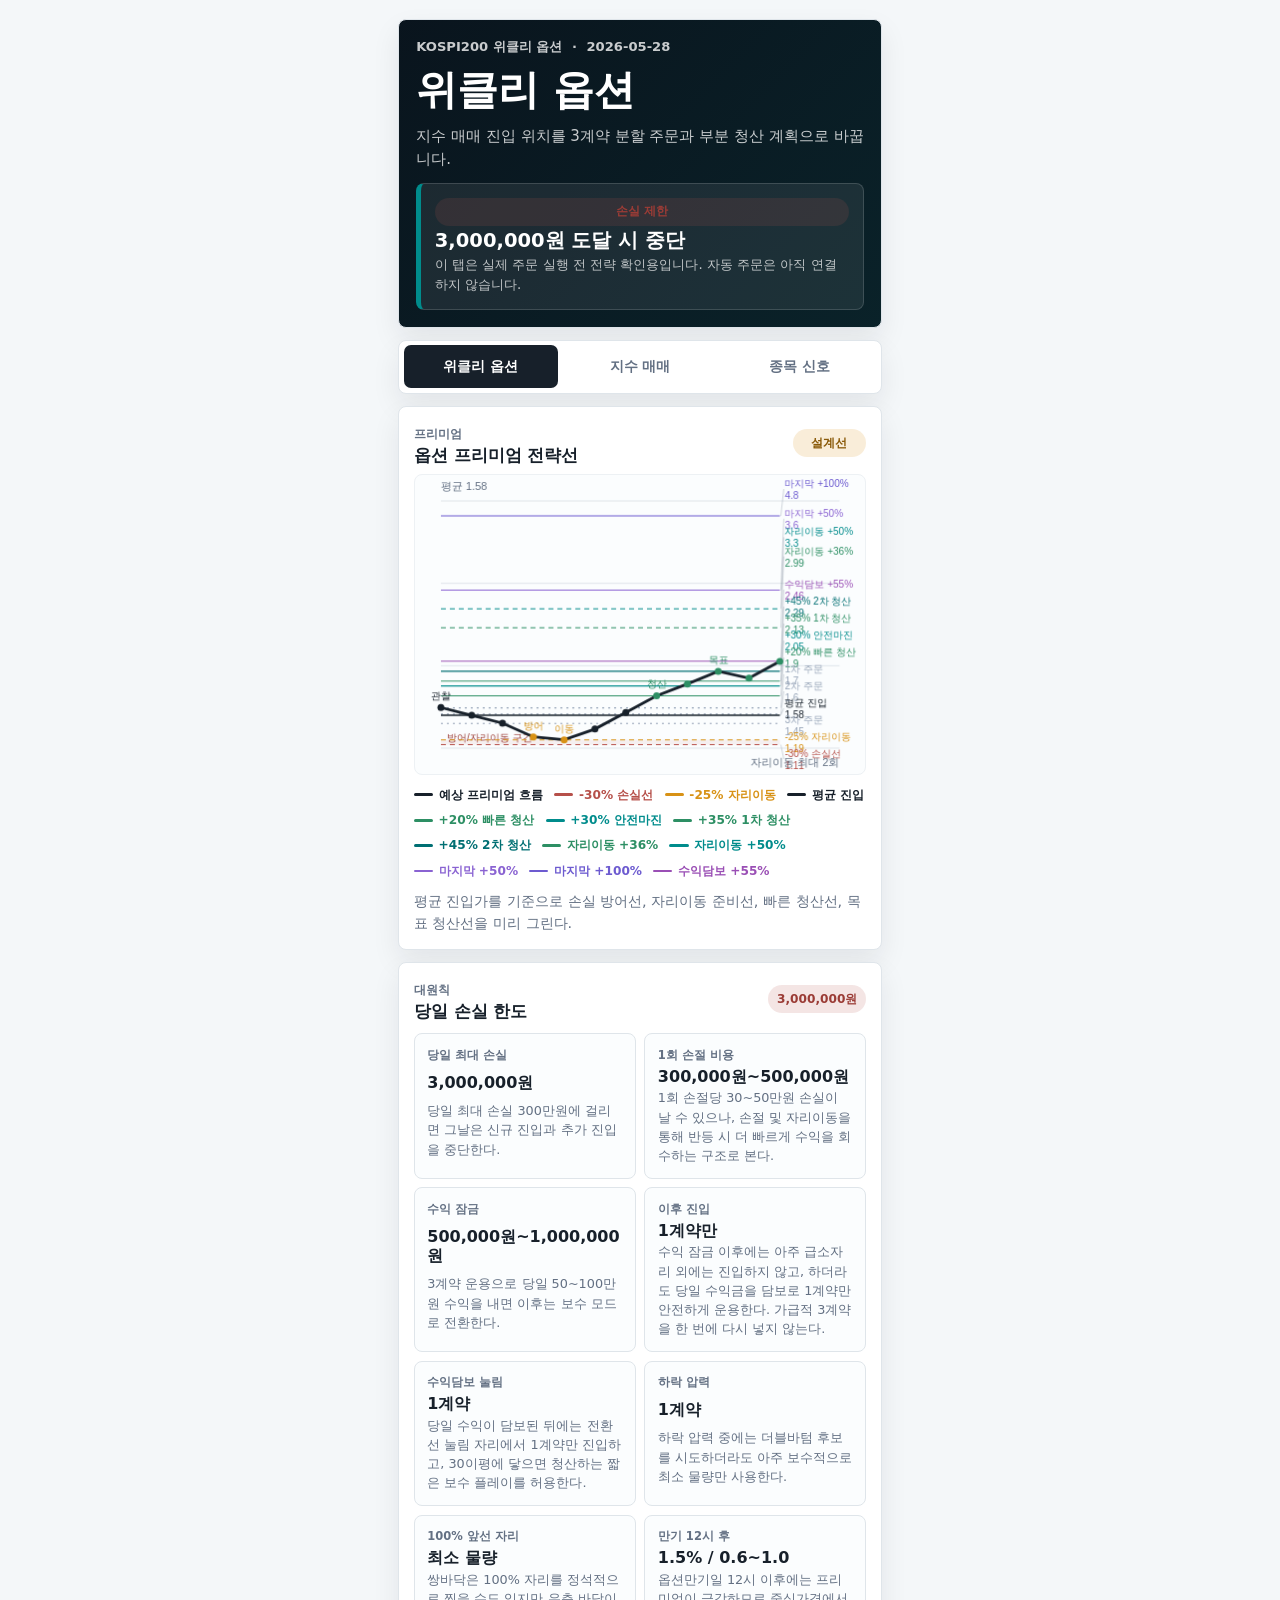
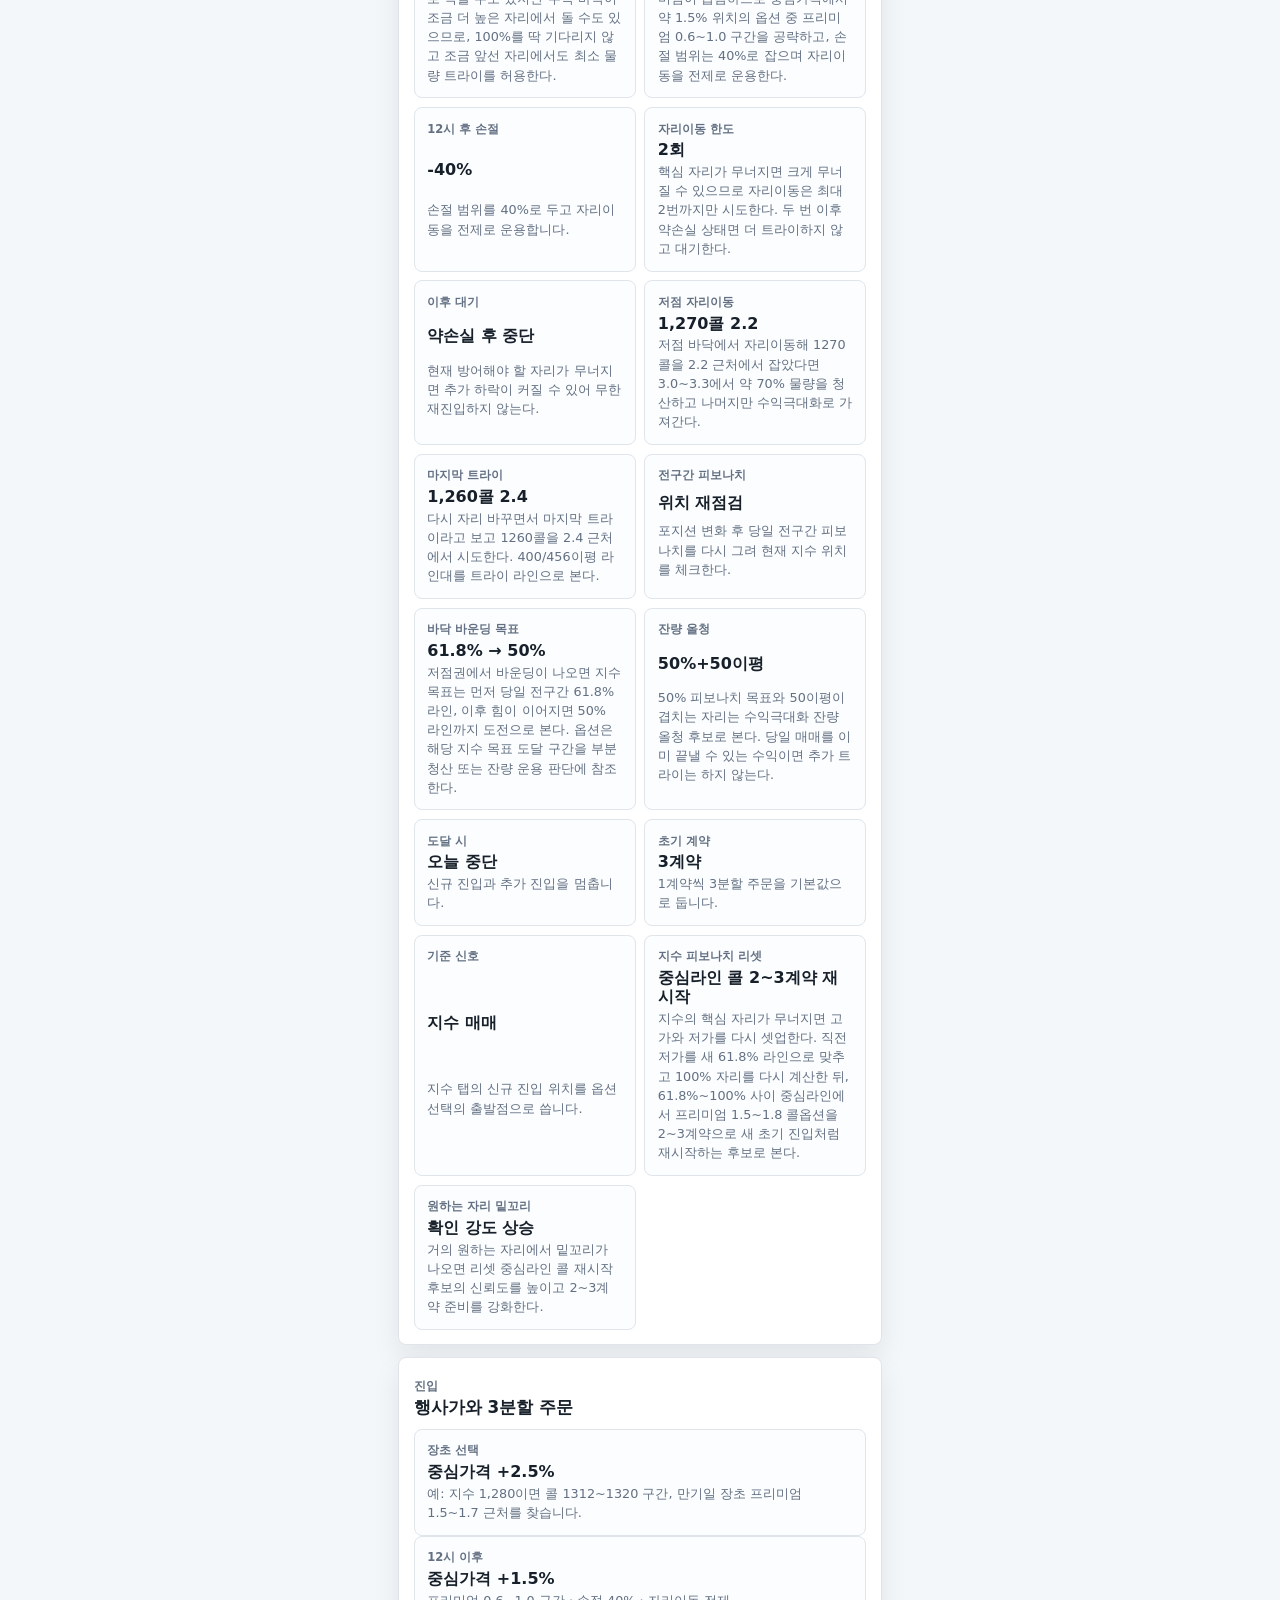
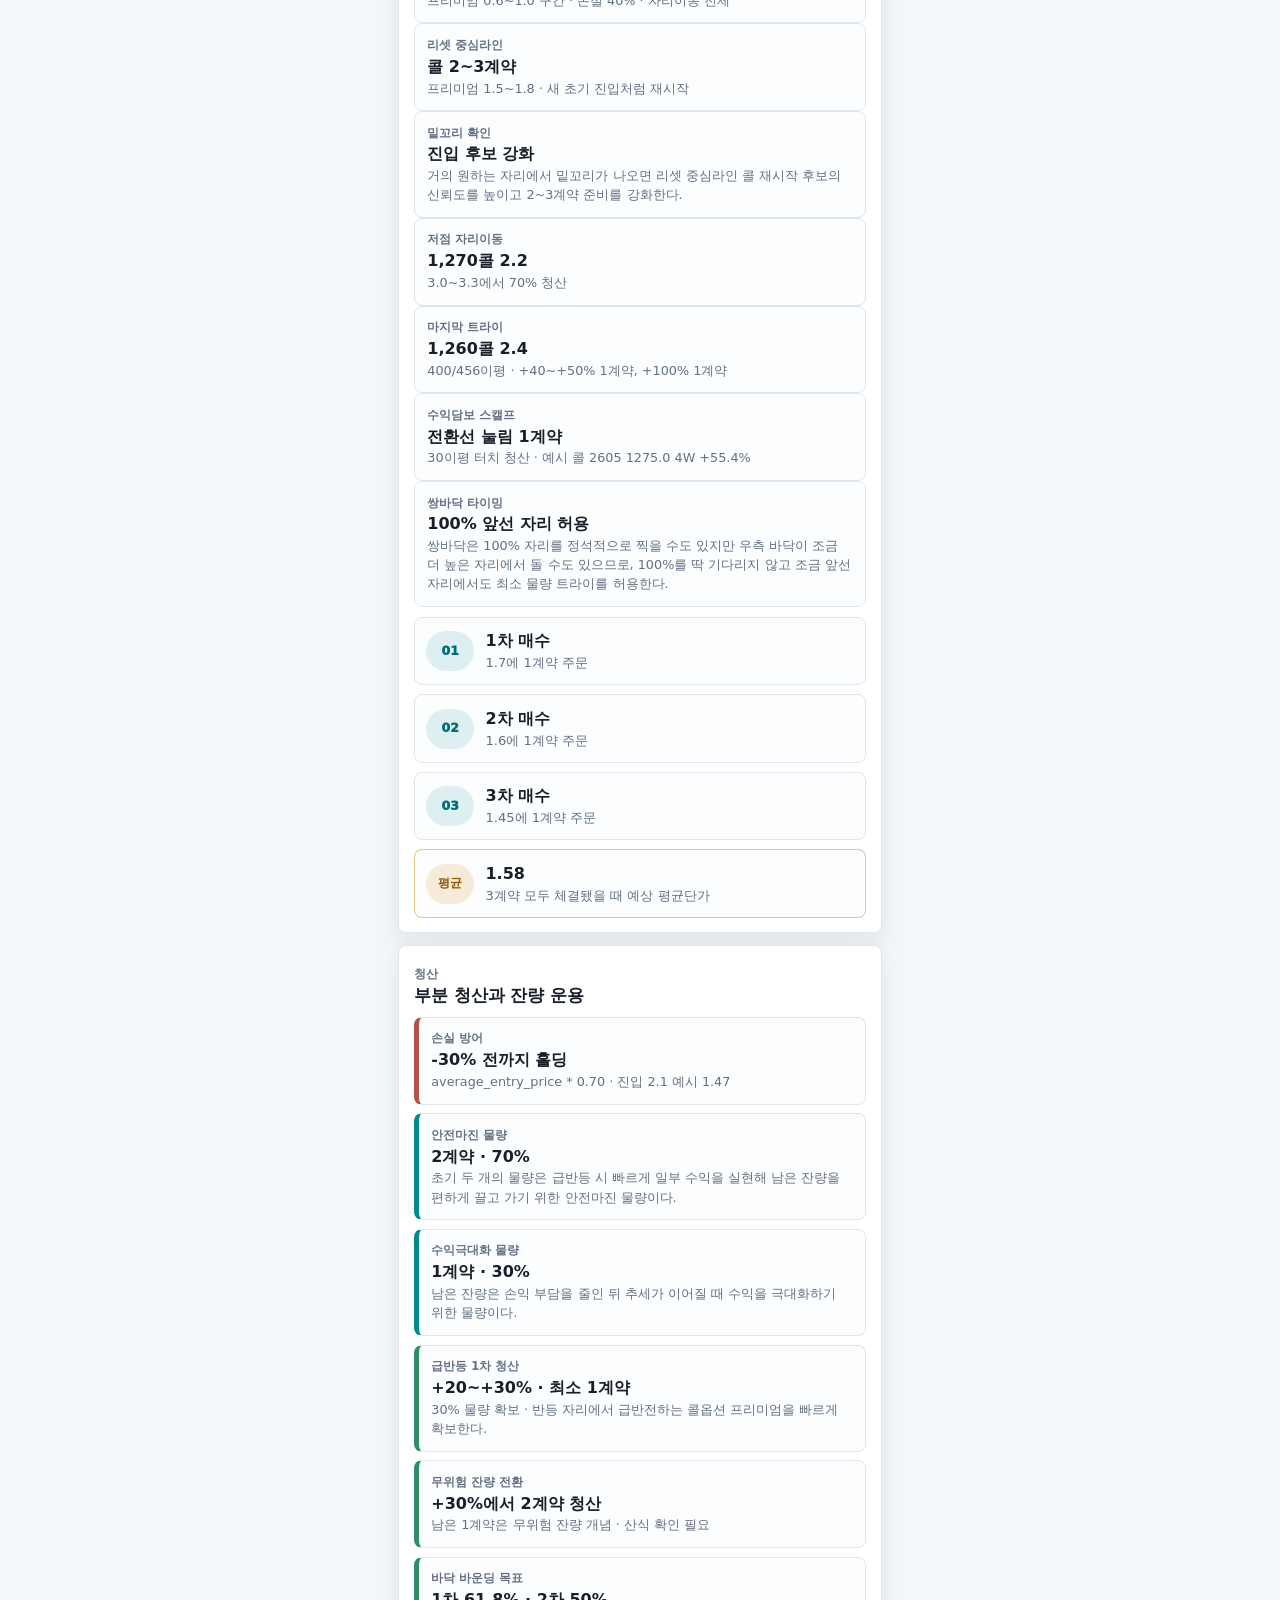
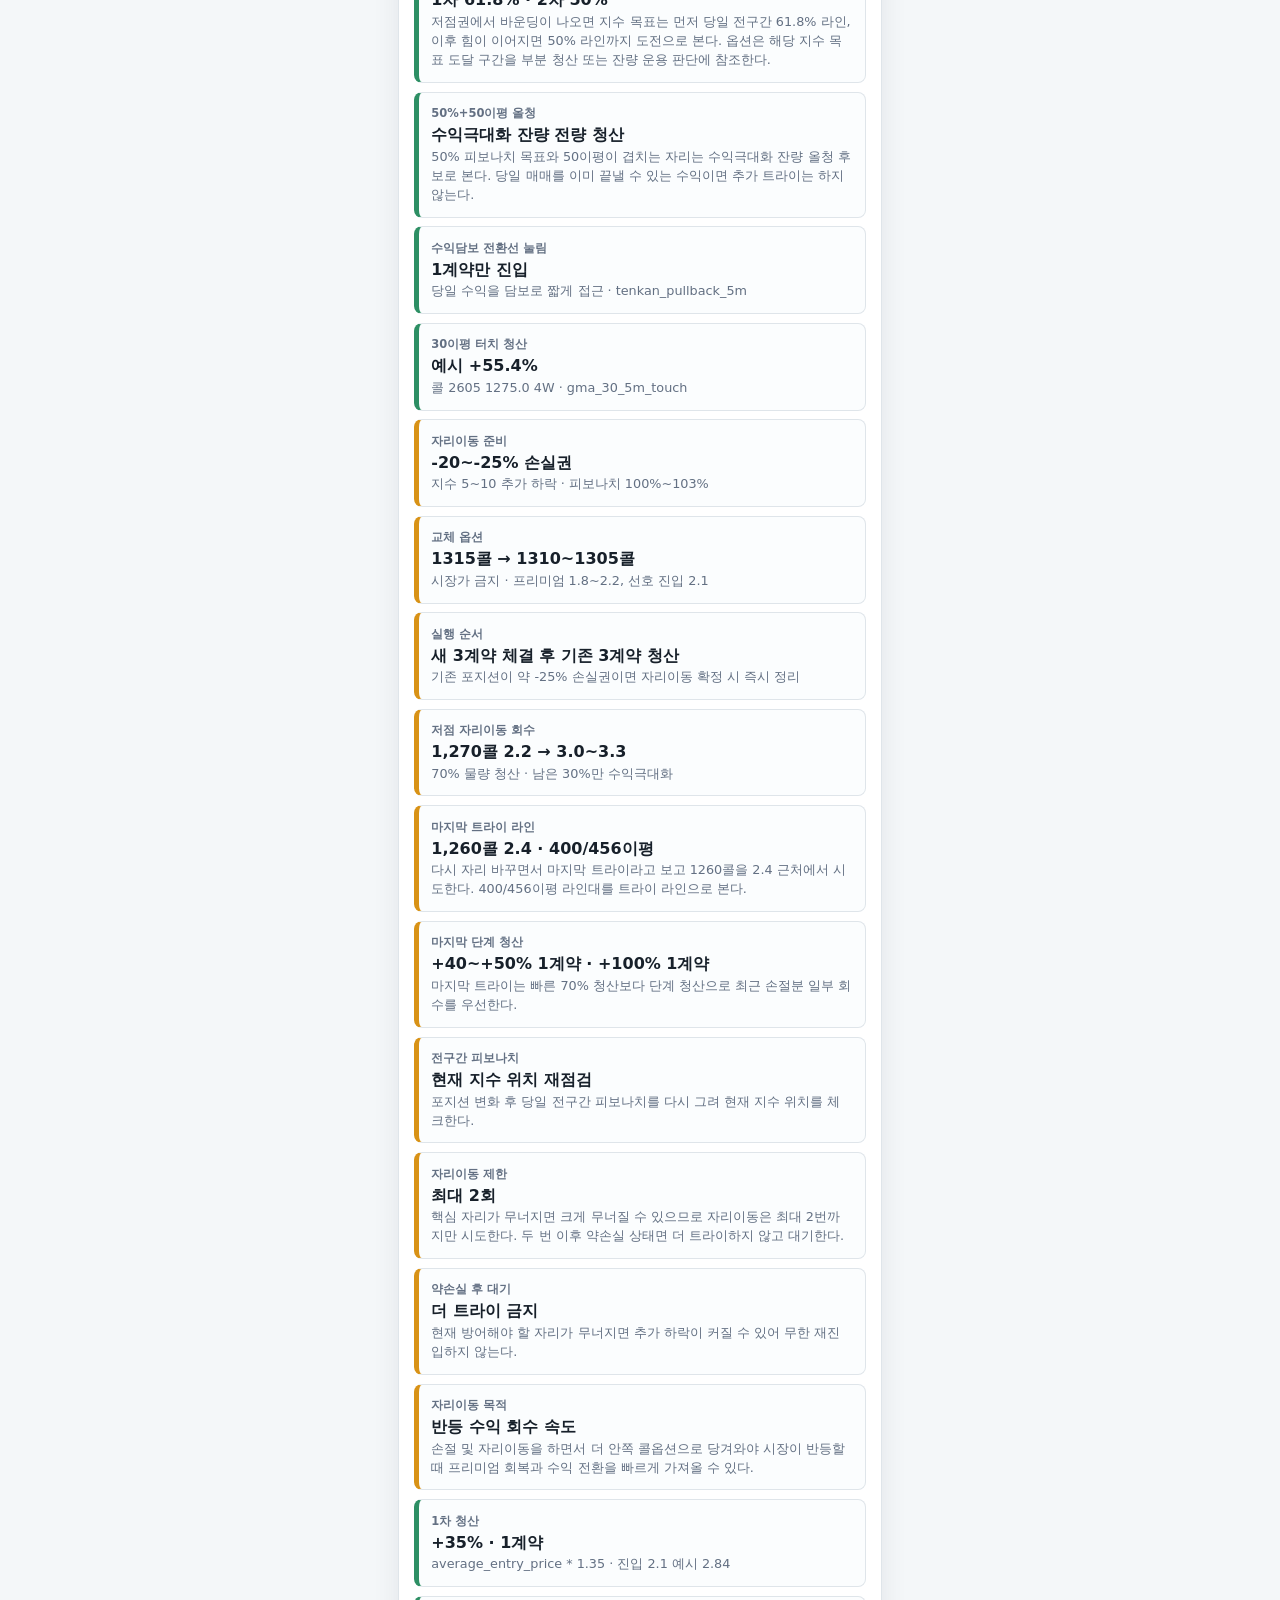
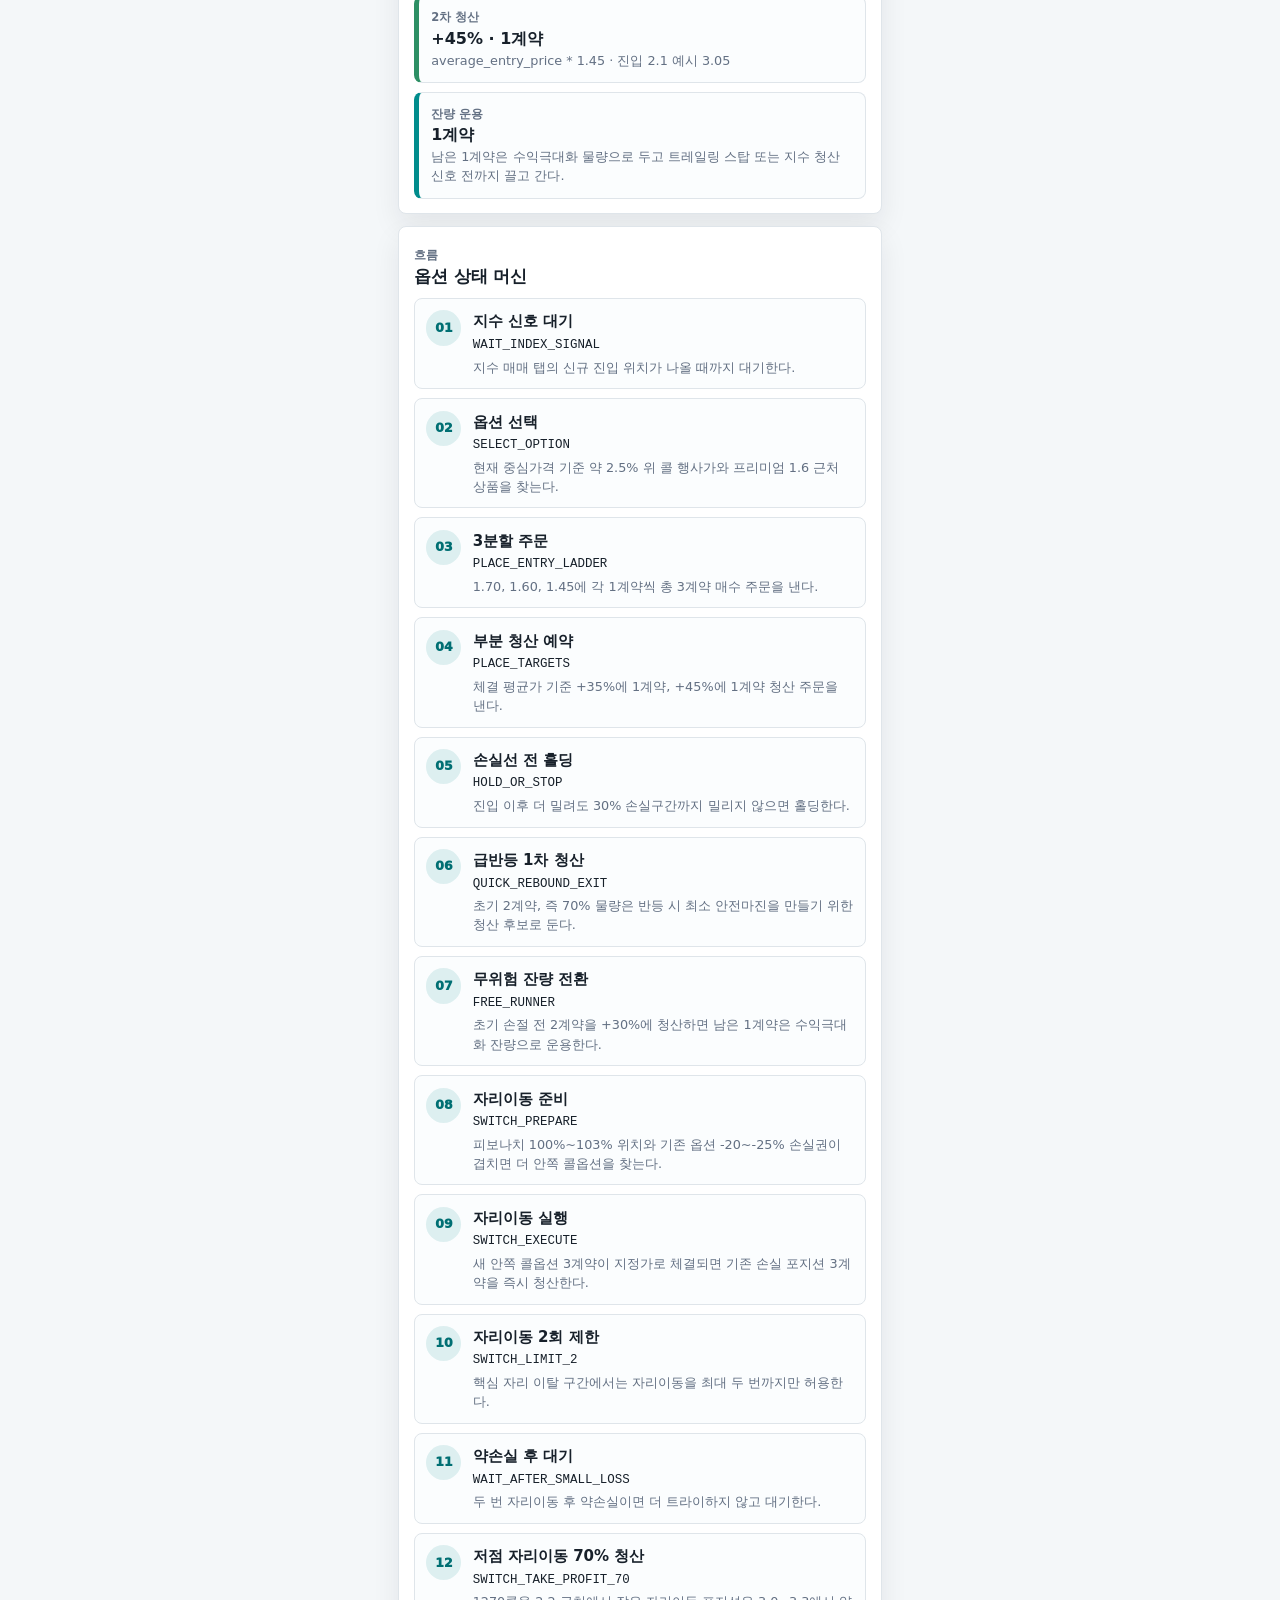
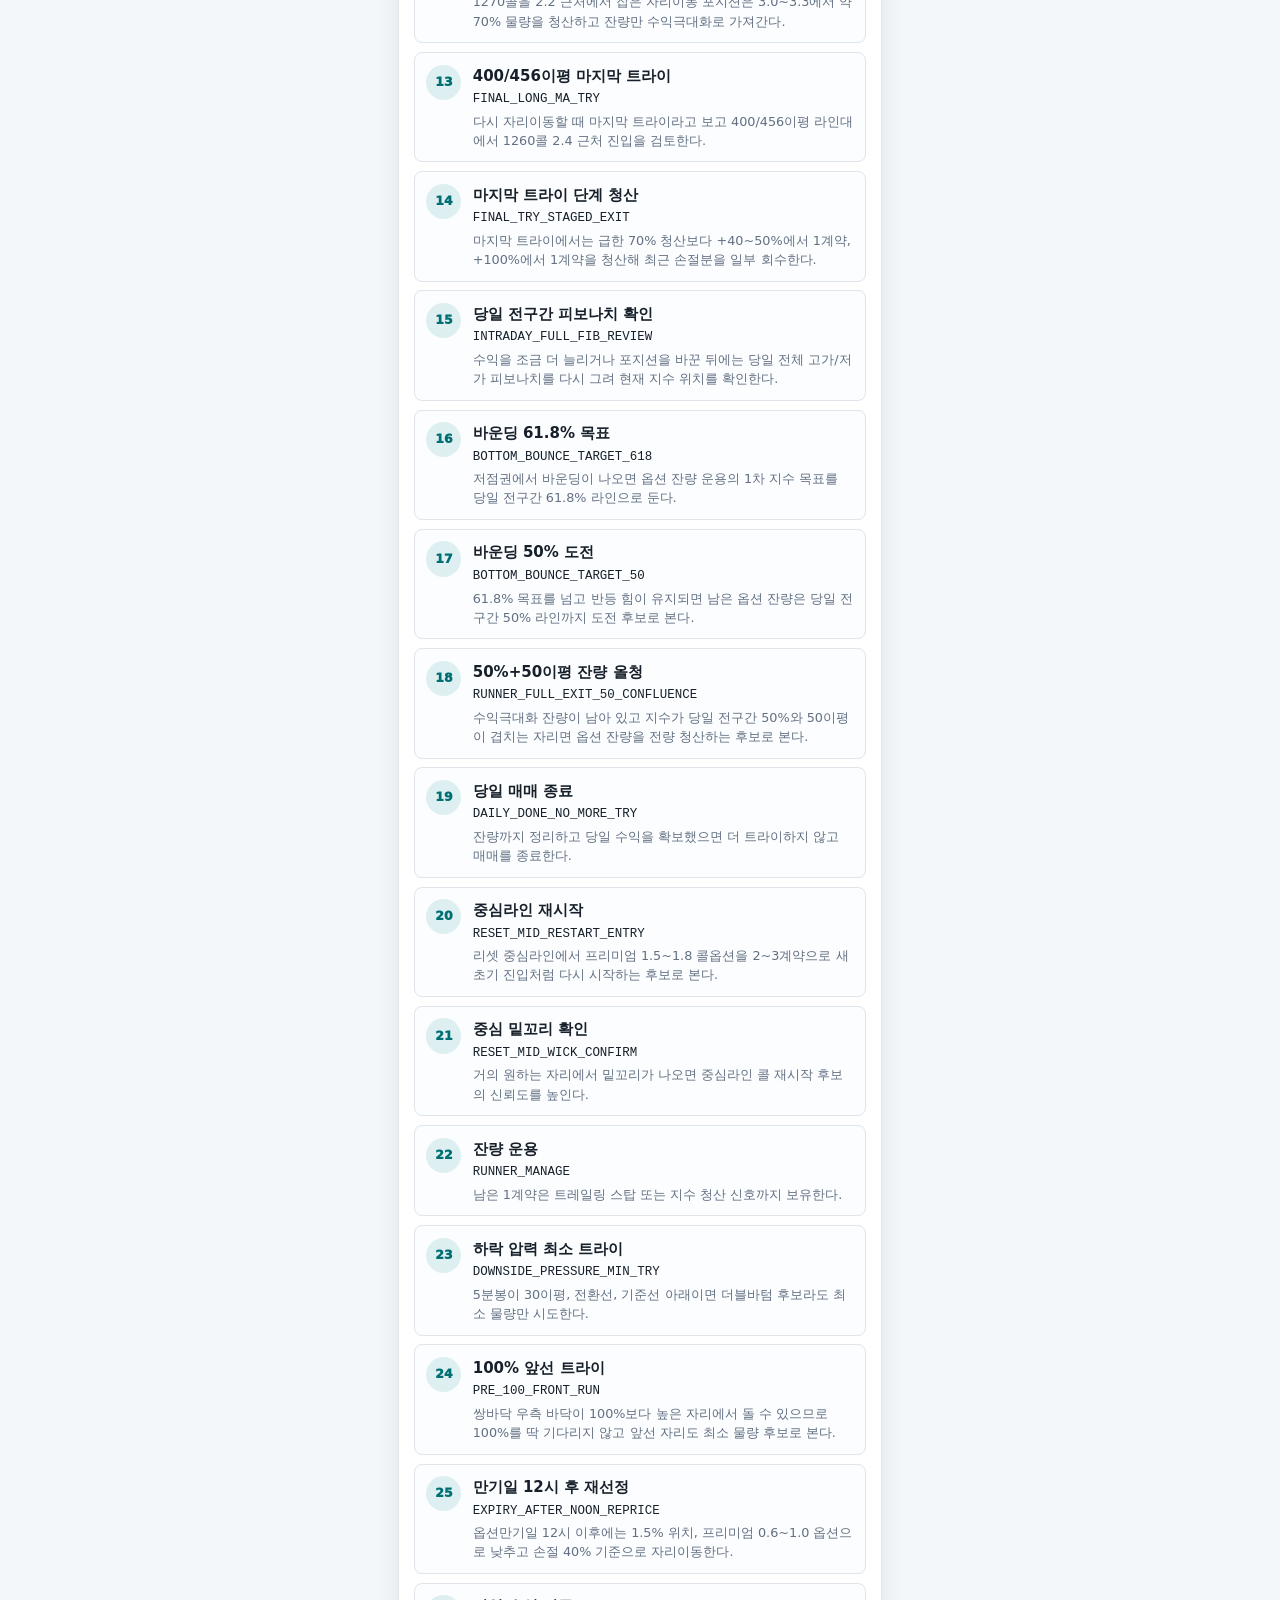
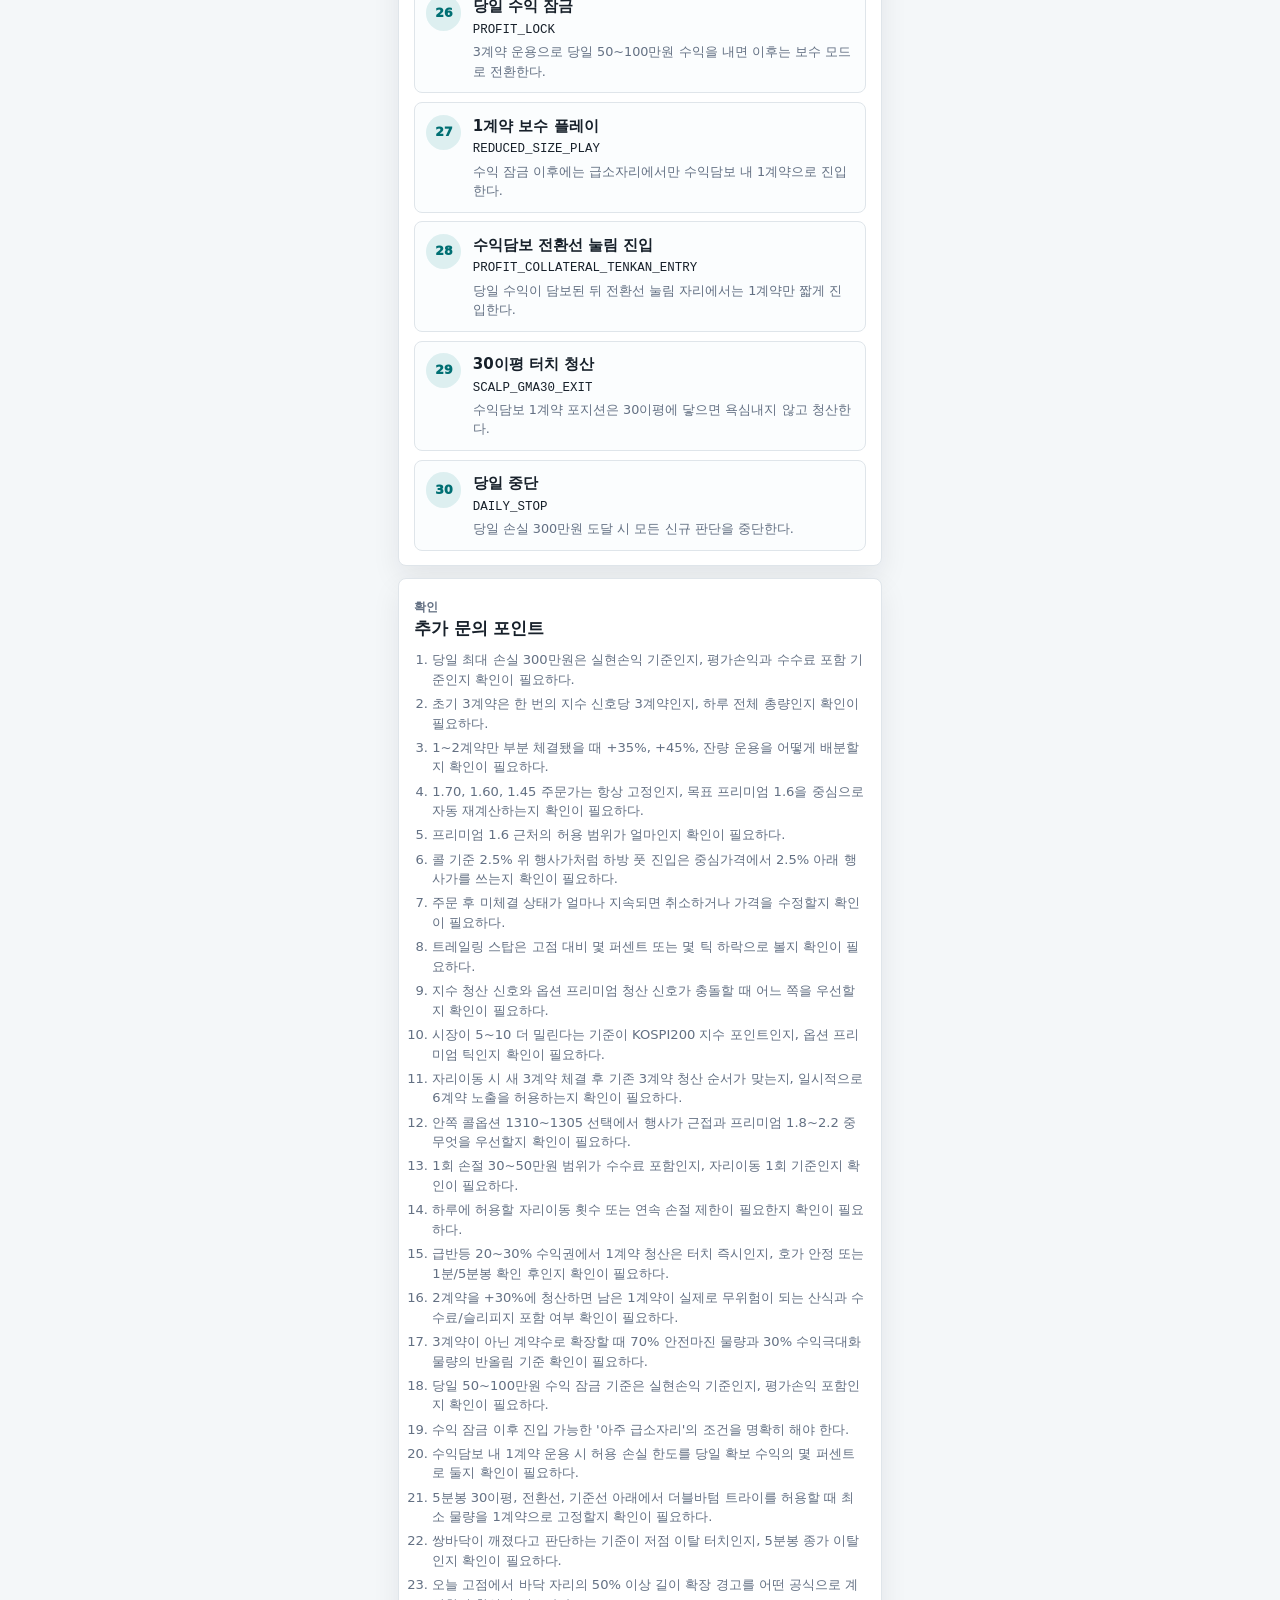
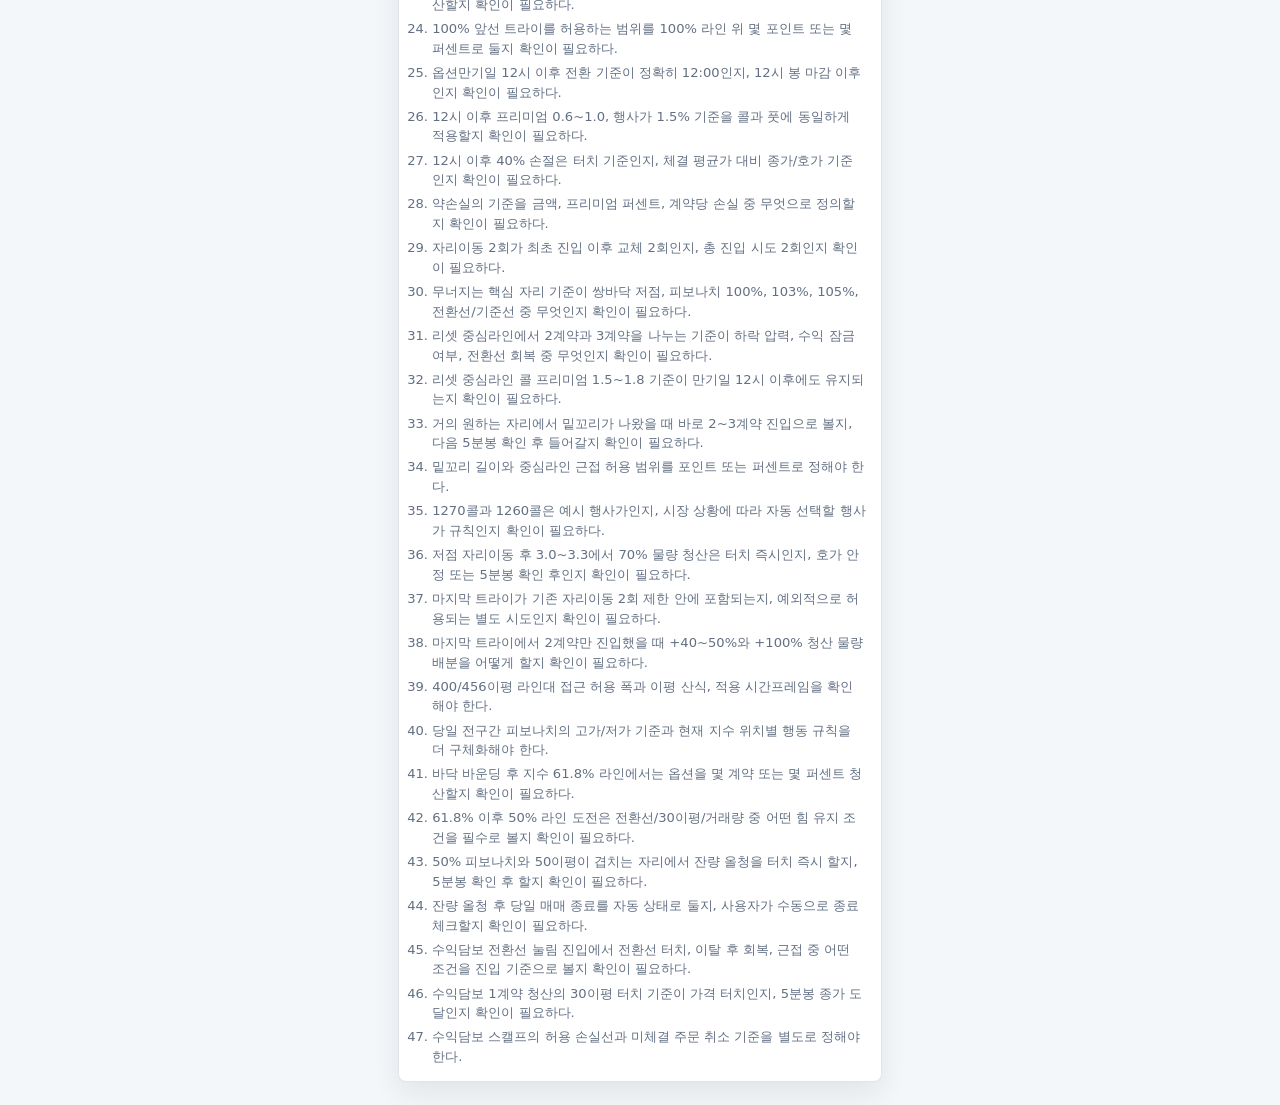
<file: index.html>
<!doctype html>
<html lang="ko">
  <head>
    <meta charset="utf-8" />
    <meta name="viewport" content="width=device-width, initial-scale=1, viewport-fit=cover" />
    <title>1MonthFinder | 위클리 옵션 전략</title>
    <meta
      name="description"
      content="KOSPI200 위클리 옵션 전략과 지수 매매 조건을 모바일에서 빠르게 확인하는 1MonthFinder 신호 화면"
    />
    <link rel="stylesheet" href="styles.css?v=20260528-weekly-options" />
  </head>
  <body>
    <main class="app-shell" aria-live="polite">
      <section class="signal-hero" aria-labelledby="appTitle">
        <div class="app-meta">
          <span id="assetLabel">KOSPI200 위클리 옵션</span>
          <span id="asOfDate">-</span>
        </div>
        <h1 id="appTitle">위클리 옵션</h1>
        <p id="marketSummary">옵션 전략 데이터를 불러오고 있습니다.</p>
        <div class="signal-card" id="topSignalCard">
          <span class="signal-badge neutral">대기</span>
          <strong>옵션 전략 계산 중</strong>
          <small>지수 매매와 위클리 옵션 기준을 읽고 있습니다.</small>
        </div>
      </section>

      <nav class="mode-tabs" aria-label="화면 선택">
        <button class="mode-tab active" type="button" data-mode-tab="weekly" aria-selected="true">
          위클리 옵션
        </button>
        <button class="mode-tab" type="button" data-mode-tab="index" aria-selected="false">
          지수 매매
        </button>
        <button class="mode-tab" type="button" data-mode-tab="stocks" aria-selected="false">
          종목 신호
        </button>
      </nav>

      <div class="mode-panel" id="stocksPanel" data-mode-panel="stocks" hidden>
        <section class="control-card" aria-label="조회 조건">
          <label class="field">
            <span>기간</span>
            <select id="periodSelect">
              <option value="1d">1일</option>
              <option value="1w">1주</option>
              <option value="1m">1달</option>
              <option value="1y">1년</option>
            </select>
          </label>
          <label class="field">
            <span>알고리즘</span>
            <select id="algorithmSelect"></select>
          </label>
          <p id="algorithmDescription">알고리즘 정보를 불러오는 중입니다.</p>
        </section>

        <section class="chart-card" aria-labelledby="chartTitle">
          <div class="section-head compact">
            <div>
              <span id="selectedSymbol">-</span>
              <h2 id="chartTitle">종목 차트</h2>
            </div>
            <span class="signal-badge neutral" id="chartSignalBadge">대기</span>
          </div>
          <canvas id="stockChart" height="260" aria-label="선택 종목 가격과 공식선 차트"></canvas>
          <div class="legend-row" id="chartLegend"></div>
          <p class="signal-copy" id="chartSignalText">
            추천 또는 보유 종목을 선택하면 공식선과 신호 설명을 표시합니다.
          </p>
        </section>

        <section class="list-card" aria-labelledby="candidateTitle">
          <div class="section-head">
            <div>
              <span>추천</span>
              <h2 id="candidateTitle">알고리즘 후보</h2>
            </div>
            <strong id="candidateCount">-</strong>
          </div>
          <div class="stock-list" id="candidateList">
            <button class="stock-row empty" type="button">데이터를 불러오는 중입니다.</button>
          </div>
        </section>

        <section class="list-card" aria-labelledby="holdingTitle">
          <div class="section-head">
            <div>
              <span>보유</span>
              <h2 id="holdingTitle">내 종목</h2>
            </div>
          </div>
          <form class="holding-form" id="holdingForm">
            <input id="holdingInput" type="text" inputmode="text" placeholder="종목코드 입력 예: 005930" />
            <button type="submit">추가</button>
          </form>
          <div class="stock-list compact-list" id="holdingList">
            <button class="stock-row empty" type="button">
              보유 종목을 추가하면 여기서 바로 차트를 볼 수 있습니다.
            </button>
          </div>
        </section>

        <section class="metrics-card" aria-labelledby="metricTitle">
          <div class="section-head">
            <div>
              <span>검증</span>
              <h2 id="metricTitle">현재 조건 성과</h2>
            </div>
          </div>
          <div class="metric-grid">
            <article>
              <span>승률</span>
              <strong id="winRate">-</strong>
            </article>
            <article>
              <span>평균 수익률</span>
              <strong id="avgReturn">-</strong>
            </article>
            <article>
              <span>거래 표본</span>
              <strong id="tradeCount">-</strong>
            </article>
            <article>
              <span>최대 낙폭</span>
              <strong id="maxDrawdown">-</strong>
            </article>
          </div>
        </section>
      </div>

      <div class="mode-panel index-panel" id="indexPanel" data-mode-panel="index" hidden>
        <section class="chart-card index-chart-card" aria-labelledby="indexChartTitle">
          <div class="section-head compact">
            <div>
              <span id="indexScope">KOSPI200 지수/선물</span>
              <h2 id="indexChartTitle">지수 매매 공식선</h2>
            </div>
            <span class="signal-badge neutral" id="indexStatusBadge">설계중</span>
          </div>
          <canvas id="indexChart" height="280" aria-label="지수 매매 피보나치와 기준선 공식 미리보기"></canvas>
          <div class="legend-row" id="indexChartLegend"></div>
          <p class="signal-copy" id="indexChartSignalText">
            실시간 5분봉 데이터 연결 전에는 공식과 상태 흐름을 먼저 고정합니다.
          </p>
        </section>

        <section class="list-card" aria-labelledby="indexSummaryTitle">
          <div class="section-head">
            <div>
              <span>구분</span>
              <h2 id="indexSummaryTitle">옵션 전략과 분리</h2>
            </div>
          </div>
          <div class="index-summary-grid">
            <article>
              <span>현재 탭</span>
              <strong>지수 매매</strong>
              <small>피보나치, 기하이평, 일목선 기준으로 지수 방향 신호를 계산합니다.</small>
            </article>
            <article>
              <span>별도 정리</span>
              <strong>위클리 옵션</strong>
              <small>행사가, 만기, 프리미엄, 미결제약정 기준은 별도 탭/문서에서 확정합니다.</small>
            </article>
          </div>
        </section>

        <section class="list-card" aria-labelledby="indexFormulaTitle">
          <div class="section-head">
            <div>
              <span>공식</span>
              <h2 id="indexFormulaTitle">수정 가능한 선</h2>
            </div>
          </div>
          <div class="formula-list" id="indexFormulaList"></div>
        </section>

        <section class="list-card" aria-labelledby="indexLevelTitle">
          <div class="section-head">
            <div>
              <span>라인</span>
              <h2 id="indexLevelTitle">진입·손절 구간</h2>
            </div>
          </div>
          <div class="level-list" id="indexLevelList"></div>
        </section>

        <section class="list-card" aria-labelledby="indexStateTitle">
          <div class="section-head">
            <div>
              <span>흐름</span>
              <h2 id="indexStateTitle">상태 머신</h2>
            </div>
          </div>
          <div class="state-flow" id="indexStateFlow"></div>
        </section>

        <section class="list-card" aria-labelledby="indexRuleTitle">
          <div class="section-head">
            <div>
              <span>신호</span>
              <h2 id="indexRuleTitle">매수·청산 조건</h2>
            </div>
          </div>
          <div class="rule-list" id="indexSignalRules"></div>
        </section>

        <section class="list-card" aria-labelledby="indexQuestionTitle">
          <div class="section-head">
            <div>
              <span>확인</span>
              <h2 id="indexQuestionTitle">추가 문의 포인트</h2>
            </div>
          </div>
          <ol class="question-list" id="indexQuestions"></ol>
        </section>
      </div>

      <div class="mode-panel weekly-panel" id="weeklyPanel" data-mode-panel="weekly">
        <section class="chart-card weekly-chart-card" aria-labelledby="weeklyChartTitle">
          <div class="section-head compact">
            <div>
              <span>프리미엄</span>
              <h2 id="weeklyChartTitle">옵션 전략선</h2>
            </div>
            <span class="signal-badge warning" id="weeklyChartBadge">설계선</span>
          </div>
          <canvas id="weeklyChart" height="300" aria-label="위클리 옵션 평균 진입, 손실, 자리이동, 청산 전략선 차트"></canvas>
          <div class="legend-row" id="weeklyChartLegend"></div>
          <p class="signal-copy" id="weeklyChartSignalText">
            평균 진입가 기준으로 손실선, 자리이동선, 청산선을 먼저 그립니다.
          </p>
        </section>

        <section class="list-card" aria-labelledby="weeklyRiskTitle">
          <div class="section-head">
            <div>
              <span>대원칙</span>
              <h2 id="weeklyRiskTitle">당일 손실 한도</h2>
            </div>
            <span class="signal-badge sell" id="weeklyStopBadge">300만원</span>
          </div>
          <div class="option-plan-grid" id="weeklyRiskGrid"></div>
        </section>

        <section class="list-card" aria-labelledby="weeklyEntryTitle">
          <div class="section-head">
            <div>
              <span>진입</span>
              <h2 id="weeklyEntryTitle">행사가와 3분할 주문</h2>
            </div>
          </div>
          <div class="option-summary" id="weeklyEntrySummary"></div>
          <div class="order-ladder" id="weeklyOrderLadder"></div>
        </section>

        <section class="list-card" aria-labelledby="weeklyExitTitle">
          <div class="section-head">
            <div>
              <span>청산</span>
              <h2 id="weeklyExitTitle">부분 청산과 잔량 운용</h2>
            </div>
          </div>
          <div class="target-list" id="weeklyTargetList"></div>
        </section>

        <section class="list-card" aria-labelledby="weeklyStateTitle">
          <div class="section-head">
            <div>
              <span>흐름</span>
              <h2 id="weeklyStateTitle">옵션 상태 머신</h2>
            </div>
          </div>
          <div class="state-flow" id="weeklyStateFlow"></div>
        </section>

        <section class="list-card" aria-labelledby="weeklyQuestionTitle">
          <div class="section-head">
            <div>
              <span>확인</span>
              <h2 id="weeklyQuestionTitle">추가 문의 포인트</h2>
            </div>
          </div>
          <ol class="question-list" id="weeklyQuestions"></ol>
        </section>
      </div>
    </main>

    <script src="script.js?v=20260528-weekly-options-default-weekly"></script>
  </body>
</html>
</file>
<file: styles.css>
:root {
  --ink: #17202a;
  --muted: #637083;
  --line: #dfe5ea;
  --paper: #f4f7f9;
  --white: #ffffff;
  --teal: #008c8c;
  --teal-dark: #006f73;
  --amber: #d89216;
  --red: #b6504a;
  --green: #2d8f64;
  --shadow: 0 12px 28px rgba(20, 30, 42, 0.08);
}

* {
  box-sizing: border-box;
}

html {
  min-height: 100%;
  background: var(--paper);
}

body {
  overflow-x: hidden;
  min-width: 320px;
  margin: 0;
  color: var(--ink);
  background: var(--paper);
  font-family:
    "Segoe UI",
    "Noto Sans KR",
    system-ui,
    -apple-system,
    BlinkMacSystemFont,
    sans-serif;
  line-height: 1.5;
}

button,
input,
select {
  font: inherit;
}

button {
  cursor: pointer;
}

.app-shell {
  width: 100%;
  max-width: 520px;
  min-height: 100vh;
  margin: 0 auto;
  padding:
    max(0.85rem, env(safe-area-inset-top))
    clamp(0.8rem, 4vw, 1.15rem)
    max(1.4rem, env(safe-area-inset-bottom));
}

.signal-hero,
.control-card,
.chart-card,
.list-card,
.metrics-card {
  border: 1px solid var(--line);
  border-radius: 8px;
  background: var(--white);
  box-shadow: var(--shadow);
}

.signal-hero {
  display: grid;
  gap: 0.8rem;
  padding: 1.05rem;
  color: var(--white);
  background:
    linear-gradient(135deg, rgba(9, 20, 29, 0.95), rgba(9, 35, 42, 0.9)),
    #111820;
}

.app-meta {
  display: flex;
  align-items: center;
  flex-wrap: wrap;
  gap: 0.35rem 0.6rem;
  color: rgba(255, 255, 255, 0.78);
  font-size: 0.82rem;
  font-weight: 800;
}

.app-meta span + span::before {
  content: "·";
  margin-right: 0.6rem;
}

h1,
h2,
p {
  margin: 0;
}

h1 {
  font-size: clamp(1.9rem, 10vw, 2.55rem);
  line-height: 1.05;
  letter-spacing: 0;
}

h2 {
  font-size: 1.05rem;
  line-height: 1.2;
  letter-spacing: 0;
}

.signal-hero p {
  color: rgba(255, 255, 255, 0.78);
  font-size: 0.94rem;
}

.signal-card {
  display: grid;
  gap: 0.2rem;
  padding: 0.85rem;
  border: 1px solid rgba(255, 255, 255, 0.15);
  border-left: 5px solid var(--teal);
  border-radius: 8px;
  background: rgba(255, 255, 255, 0.08);
}

.signal-card strong {
  font-size: 1.22rem;
  line-height: 1.2;
}

.signal-card small {
  color: rgba(255, 255, 255, 0.72);
}

.mode-tabs {
  display: grid;
  grid-template-columns: repeat(3, minmax(0, 1fr));
  gap: 0.35rem;
  margin-top: 0.75rem;
  padding: 0.28rem;
  border: 1px solid var(--line);
  border-radius: 8px;
  background: var(--white);
  box-shadow: var(--shadow);
}

.mode-tab {
  min-width: 0;
  min-height: 2.7rem;
  padding: 0.58rem 0.35rem;
  border: 0;
  border-radius: 7px;
  background: transparent;
  color: var(--muted);
  font-weight: 950;
  font-size: 0.88rem;
}

.mode-tab.active {
  background: var(--ink);
  color: var(--white);
}

.mode-panel[hidden] {
  display: none;
}

.control-card,
.chart-card,
.list-card,
.metrics-card {
  margin-top: 0.75rem;
  padding: 0.9rem;
}

.control-card {
  position: sticky;
  top: max(0.5rem, env(safe-area-inset-top));
  z-index: 5;
  display: grid;
  grid-template-columns: minmax(0, 0.76fr) minmax(0, 1.24fr);
  gap: 0.65rem;
}

.control-card p {
  grid-column: 1 / -1;
  color: var(--muted);
  font-size: 0.84rem;
}

.field {
  display: grid;
  gap: 0.3rem;
}

.field span,
.section-head span,
.chart-card #selectedSymbol {
  color: var(--muted);
  font-size: 0.76rem;
  font-weight: 900;
}

.field select,
.holding-form input {
  width: 100%;
  min-height: 2.75rem;
  min-width: 0;
  padding: 0.65rem 0.7rem;
  border: 1px solid var(--line);
  border-radius: 7px;
  background: #fbfdfe;
  color: var(--ink);
  font-weight: 850;
}

.section-head {
  display: flex;
  align-items: center;
  justify-content: space-between;
  gap: 0.8rem;
  margin-bottom: 0.75rem;
}

.section-head > div {
  min-width: 0;
}

.section-head h2 {
  overflow: hidden;
  text-overflow: ellipsis;
  white-space: nowrap;
}

.section-head.compact {
  margin-bottom: 0.55rem;
}

.section-head strong {
  min-width: 2.5rem;
  color: var(--teal-dark);
  font-size: 1.35rem;
  text-align: right;
}

.signal-badge {
  display: inline-flex;
  min-width: 4.6rem;
  min-height: 1.75rem;
  align-items: center;
  justify-content: center;
  padding: 0.24rem 0.55rem;
  border-radius: 999px;
  font-size: 0.78rem;
  font-weight: 900;
  white-space: nowrap;
}

.signal-badge.buy,
.signal-badge.candidate {
  background: rgba(45, 143, 100, 0.14);
  color: #1f774f;
}

.signal-badge.warning,
.signal-badge.watch {
  background: rgba(216, 146, 22, 0.16);
  color: #8a5a09;
}

.signal-badge.sell,
.signal-badge.avoid {
  background: rgba(182, 80, 74, 0.15);
  color: #9b3c36;
}

.signal-badge.neutral,
.signal-badge.unscored {
  background: rgba(99, 112, 131, 0.14);
  color: #516073;
}

canvas {
  display: block;
  width: 100%;
  max-width: 100%;
  border: 1px solid #edf1f4;
  border-radius: 8px;
  background: #fbfdfe;
}

.legend-row {
  display: flex;
  flex-wrap: wrap;
  gap: 0.45rem 0.7rem;
  margin-top: 0.65rem;
}

.legend-row span {
  display: inline-flex;
  align-items: center;
  gap: 0.35rem;
  color: var(--muted);
  font-size: 0.76rem;
  font-weight: 800;
}

.legend-row i {
  display: inline-block;
  width: 1.2rem;
  height: 0.18rem;
  border-radius: 999px;
  background: currentColor;
}

.signal-copy {
  margin-top: 0.7rem;
  color: var(--muted);
  font-size: 0.9rem;
}

.stock-list {
  display: grid;
  gap: 0.55rem;
}

.stock-row {
  display: grid;
  grid-template-columns: minmax(0, 1fr) auto;
  gap: 0.5rem;
  width: 100%;
  min-height: 4.45rem;
  padding: 0.8rem;
  border: 1px solid var(--line);
  border-radius: 8px;
  background: #fbfdfe;
  color: var(--ink);
  text-align: left;
}

.stock-row.active {
  border-color: rgba(0, 140, 140, 0.42);
  box-shadow: inset 4px 0 0 var(--teal);
}

.stock-main {
  min-width: 0;
}

.stock-main strong,
.stock-main span {
  display: block;
}

.stock-main strong {
  overflow: hidden;
  font-size: 0.98rem;
  line-height: 1.25;
  text-overflow: ellipsis;
  white-space: nowrap;
}

.stock-main span {
  margin-top: 0.16rem;
  color: var(--muted);
  font-size: 0.8rem;
}

.stock-metrics {
  grid-column: 1 / -1;
  display: grid;
  grid-template-columns: repeat(4, minmax(0, 1fr));
  gap: 0.35rem;
}

.stock-metrics div {
  min-width: 0;
  padding: 0.38rem;
  border-radius: 6px;
  background: #eef4f6;
}

.stock-metrics span,
.stock-metrics strong {
  display: block;
}

.stock-metrics span {
  color: var(--muted);
  font-size: 0.68rem;
  font-weight: 850;
}

.stock-metrics strong {
  margin-top: 0.05rem;
  font-size: 0.78rem;
}

.stock-row.empty {
  display: block;
  color: var(--muted);
}

.holding-form {
  display: grid;
  grid-template-columns: minmax(0, 1fr) 4.8rem;
  gap: 0.5rem;
  margin-bottom: 0.65rem;
}

.holding-form button {
  min-height: 2.75rem;
  border: 0;
  border-radius: 7px;
  background: var(--teal);
  color: var(--white);
  font-weight: 900;
}

.compact-list .stock-row {
  min-height: 3.6rem;
}

.metric-grid {
  display: grid;
  grid-template-columns: repeat(2, minmax(0, 1fr));
  overflow: hidden;
  border: 1px solid var(--line);
  border-radius: 8px;
}

.metric-grid article {
  min-height: 4.25rem;
  padding: 0.75rem;
  border-right: 1px solid var(--line);
  border-bottom: 1px solid var(--line);
  background: #fbfdfe;
}

.metric-grid article:nth-child(2n) {
  border-right: 0;
}

.metric-grid article:nth-last-child(-n + 2) {
  border-bottom: 0;
}

.metric-grid span,
.metric-grid strong {
  display: block;
}

.metric-grid span {
  color: var(--muted);
  font-size: 0.78rem;
  font-weight: 850;
}

.metric-grid strong {
  margin-top: 0.12rem;
  font-size: 1.18rem;
}

.index-summary-grid {
  display: grid;
  gap: 0.55rem;
}

.index-summary-grid article,
.formula-item,
.level-item,
.state-step,
.rule-item {
  border: 1px solid var(--line);
  border-radius: 8px;
  background: #fbfdfe;
}

.index-summary-grid article {
  display: grid;
  gap: 0.18rem;
  min-height: 5.2rem;
  padding: 0.8rem;
}

.index-summary-grid span,
.formula-item span,
.rule-item span {
  color: var(--muted);
  font-size: 0.72rem;
  font-weight: 900;
}

.index-summary-grid strong {
  font-size: 1.05rem;
}

.index-summary-grid small {
  color: var(--muted);
  font-size: 0.8rem;
}

.formula-list,
.level-list,
.state-flow,
.rule-list {
  display: grid;
  gap: 0.55rem;
}

.formula-item {
  display: grid;
  gap: 0.45rem;
  padding: 0.75rem;
}

.formula-item > div,
.rule-item > div {
  display: flex;
  align-items: flex-start;
  justify-content: space-between;
  gap: 0.65rem;
}

.formula-item strong,
.rule-item strong {
  min-width: 0;
  font-size: 0.94rem;
  text-align: right;
}

.formula-item code,
.state-step code {
  overflow-wrap: anywhere;
  color: var(--ink);
  font-family:
    "Cascadia Mono",
    "Consolas",
    monospace;
  font-size: 0.78rem;
}

.formula-item small,
.level-item small,
.state-step small {
  color: var(--muted);
  font-size: 0.8rem;
}

.level-item {
  display: grid;
  gap: 0.16rem;
  padding: 0.72rem;
  border-left: 5px solid var(--green);
}

.level-item.watch {
  border-left-color: var(--amber);
}

.level-item.danger {
  border-left-color: var(--red);
}

.level-item span {
  color: var(--teal-dark);
  font-size: 0.82rem;
  font-weight: 950;
}

.level-item strong {
  font-size: 0.92rem;
}

.state-step {
  display: grid;
  grid-template-columns: 2.2rem minmax(0, 1fr);
  gap: 0.7rem;
  padding: 0.72rem;
}

.state-step > span {
  display: inline-flex;
  width: 2.2rem;
  height: 2.2rem;
  align-items: center;
  justify-content: center;
  border-radius: 999px;
  background: rgba(0, 140, 140, 0.12);
  color: var(--teal-dark);
  font-size: 0.78rem;
  font-weight: 950;
}

.state-step div {
  display: grid;
  gap: 0.18rem;
  min-width: 0;
}

.state-step strong {
  font-size: 0.94rem;
}

.rule-item {
  display: grid;
  gap: 0.5rem;
  padding: 0.75rem;
}

.rule-item p {
  color: var(--ink);
  font-size: 0.86rem;
}

.rule-item ul,
.question-list {
  margin: 0;
  padding-left: 1.15rem;
  color: var(--muted);
  font-size: 0.82rem;
}

.rule-item li + li,
.question-list li + li {
  margin-top: 0.28rem;
}

.option-plan-grid,
.order-ladder,
.target-list {
  display: grid;
  gap: 0.55rem;
}

.option-plan-grid {
  grid-template-columns: repeat(2, minmax(0, 1fr));
}

.option-plan-grid article,
.option-summary-card,
.order-step,
.target-item {
  border: 1px solid var(--line);
  border-radius: 8px;
  background: #fbfdfe;
}

.option-plan-grid article,
.option-summary-card,
.target-item {
  display: grid;
  gap: 0.16rem;
  padding: 0.78rem;
}

.option-plan-grid span,
.option-summary-card span,
.target-item span {
  color: var(--muted);
  font-size: 0.72rem;
  font-weight: 900;
}

.option-plan-grid strong,
.option-summary-card strong,
.target-item strong {
  font-size: 1rem;
  line-height: 1.2;
}

.option-plan-grid small,
.option-summary-card small,
.target-item small {
  color: var(--muted);
  font-size: 0.8rem;
}

.option-summary {
  margin-bottom: 0.6rem;
}

.order-step {
  display: grid;
  grid-template-columns: 3rem minmax(0, 1fr);
  gap: 0.7rem;
  align-items: center;
  padding: 0.72rem;
}

.order-step > span {
  display: inline-flex;
  min-width: 2.5rem;
  min-height: 2.5rem;
  align-items: center;
  justify-content: center;
  border-radius: 999px;
  background: rgba(0, 140, 140, 0.12);
  color: var(--teal-dark);
  font-size: 0.78rem;
  font-weight: 950;
}

.order-step.average {
  border-color: rgba(216, 146, 22, 0.5);
}

.order-step.average > span {
  background: rgba(216, 146, 22, 0.16);
  color: #8a5a09;
}

.order-step div {
  min-width: 0;
}

.order-step strong,
.order-step small {
  display: block;
}

.order-step small {
  color: var(--muted);
  font-size: 0.82rem;
}

.target-item {
  border-left: 5px solid var(--green);
}

.target-item.stop {
  border-left-color: var(--red);
}

.target-item.quick {
  border-left-color: var(--green);
}

.target-item.role {
  border-left-color: var(--teal);
}

.target-item.switch {
  border-left-color: var(--amber);
}

.target-item.runner {
  border-left-color: var(--teal);
}

@media (min-width: 760px) {
  .app-shell {
    padding-top: 1.2rem;
  }

  .signal-hero,
  .control-card,
  .chart-card,
  .list-card,
  .metrics-card {
    border-radius: 8px;
  }
}
</file>
